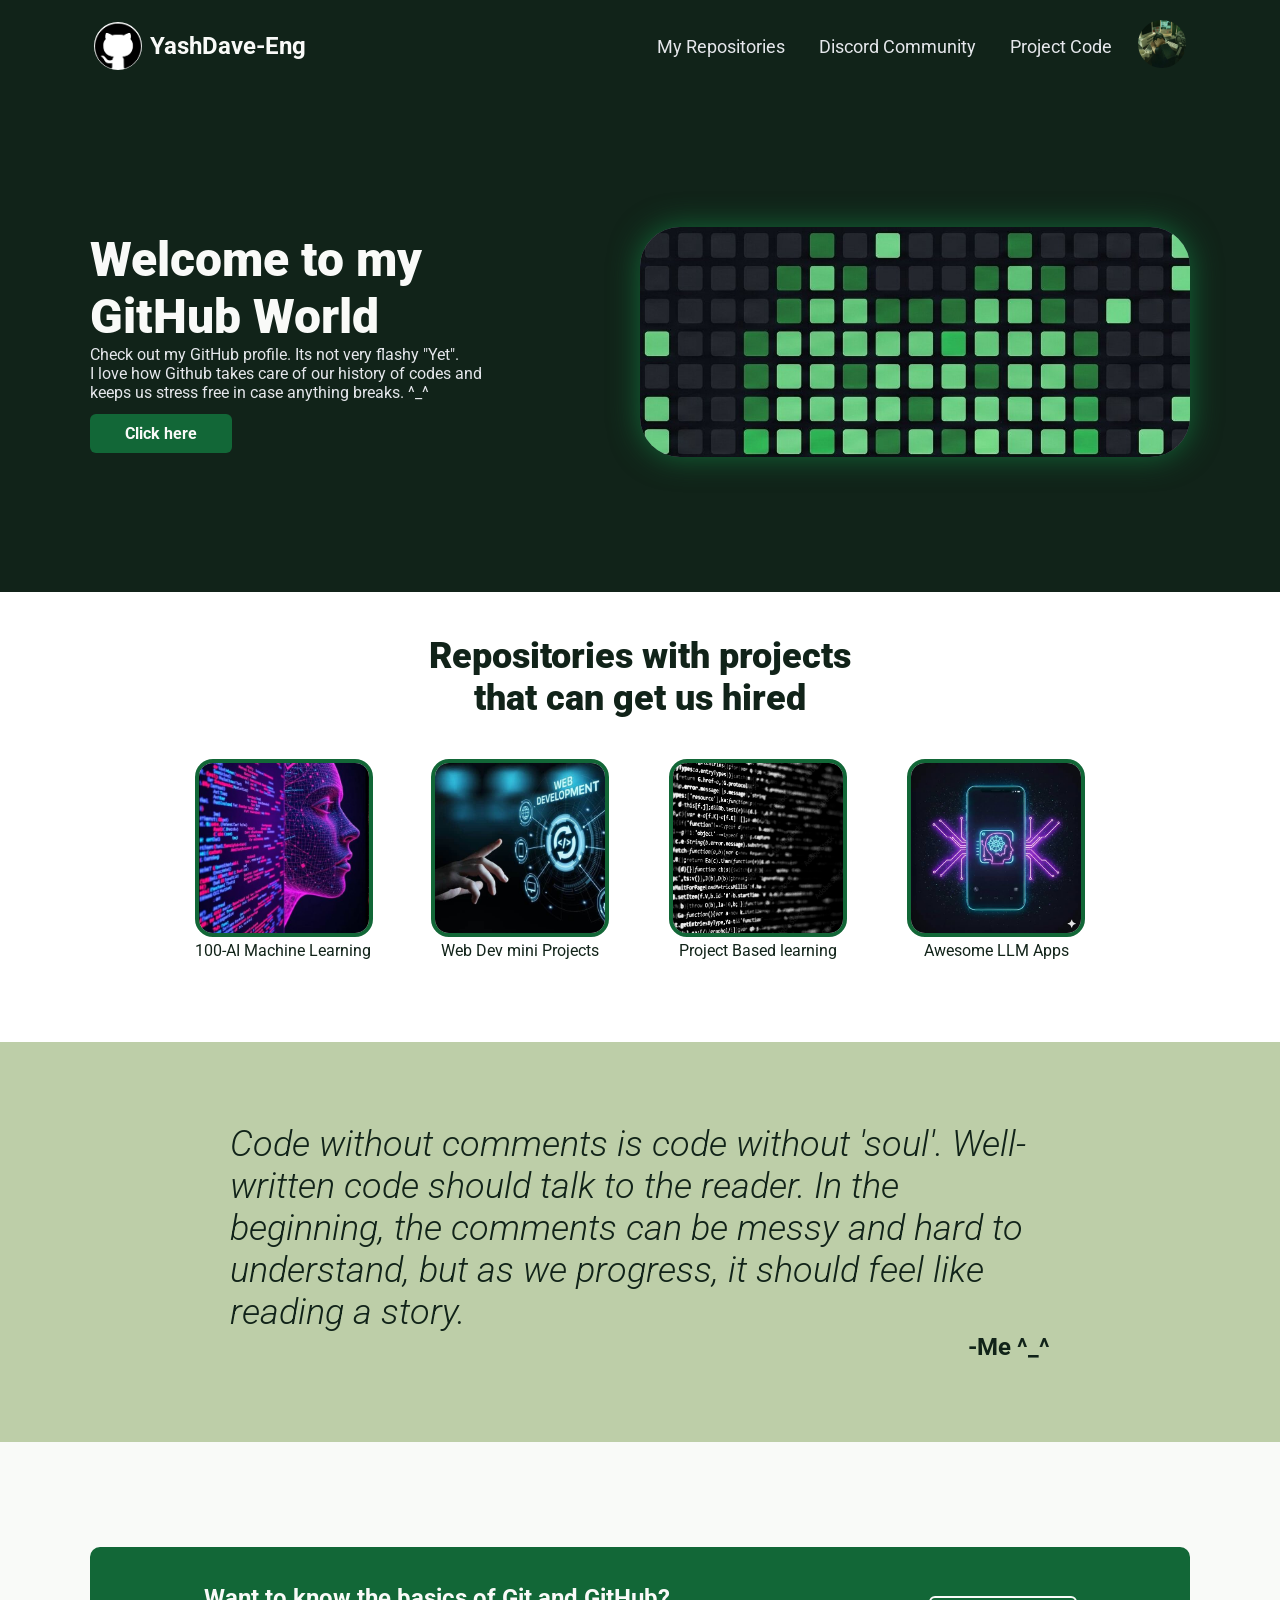
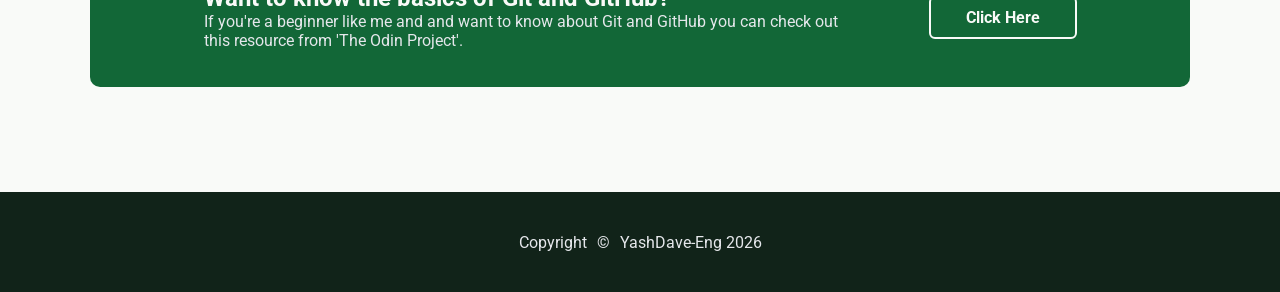
<file: index.html>
<!doctype html>
<html lang="en">
  <head>
    <meta charset="UTF-8" />
    <meta name="viewport" content="width=device-width, initial-scale=1.0" />
    <link rel="stylesheet" href="./style.css" />
    <title>GitHub World</title>
  </head>
  <body>
    <!-- We are using a different section for the header because we don't want the header section to grow like other sections
     * We want it to stick to the top without changing its container's height
     * That's why no 'flex:1' for the header section -->

    <!--***Header section***-->
    <div class="header-section">
      <!-- The '.container' class is holding all of the content inside every section and putting it on the center of the body wrapper/element-->
      <div class="container">
        <div class="header">
          <div class="logo">
            <img
              src="./images/hero-img/github-logo.png"
              class="header-logo" alt="github logo"
            />YashDave-Eng
          </div>
          <ul class="header-links">
            <li>
              <a href="https://github.com/YashDave-Eng?tab=repositories"
                >My Repositories</a
              >
            </li>
            <li>
              <a href="https://discord.com/invite/fbFCkYabZB" target="_blank"
                >Discord Community</a
              >
            </li>
            <li>
              <a href="https://github.com/YashDave-Eng/odin-landing-page"
                >Project Code</a
              >
            </li>

            <li class="no-hover">
              <img
                src="./images/hero-img/my-profile-picture.jpg"
                class="profile-image" alt="My Profile Picture logo"
              />
            </li>
          </ul>
        </div>
      </div>
    </div>

    <!--***Hero section*** -->
    <div class="hero-section direction_change_to_grow">
      <div class="container">
        <div class="hero-main">
          <div class="hero-content">
            <div class="heading">Welcome to my GitHub World</div>
            <div class="secondary-text">
              Check out my GitHub profile. Its not very flashy "Yet". <br />I
              love how Github takes care of our history of codes and keeps us
              stress free in case anything breaks. ^_^
            </div>

            <div class="hero-button">
              <a
                class="hero-link"
                href="https://github.com/YashDave-Eng"
                target="_blank"
                >Click here</a
              >
            </div>
          </div>

          <div class="hero-image">
            <img src="./images/hero-img/contribution-cat-graph.jpg" alt="A cat pattern in the github contribution graph" />
          </div>
        </div>
      </div>
    </div>

    <!--***Information section***-->
    <div class="information-section direction_change_to_grow">
      <div class="container">
        <div class="title">
          Repositories with projects <br />that can get us hired
        </div>

        <div class="info-items">
          <div class="info-content">
            <!-- Making image and text a hyperlink so that we can click either to move to the linked page -->
            <a
              class="repo-link"
              href="https://github.com/darkdevil3610/100-AI-Machine-learning-Deep-learning-Computer-vision-NLP"
              target="_blank"
              ><img class="info-image" src="./images/info-img/ai-ml.jpeg" alt="A futuristic image of a tech face coming out of the code"
            /></a>
            <div class="info-text">
              <a
                href="https://github.com/darkdevil3610/100-AI-Machine-learning-Deep-learning-Computer-vision-NLP"
                target="_blank"
                >100-AI Machine Learning</a
              >
            </div>
          </div>

          <div class="info-content">
            <a
              class="repo-link"
              href="https://github.com/Ayushparikh-code/Web-dev-mini-projects"
              target="_blank"
              ><img class="info-image" src="images/info-img/web-development-mini.jpg" alt="A hand pointing towards the hologram which is showing different things in web development"
            /></a>
            <div class="info-text">
              <a
                href="https://github.com/Ayushparikh-code/Web-dev-mini-projects"
                target="_blank"
                >Web Dev mini Projects</a
              >
            </div>
          </div>

          <div class="info-content">
            <a
              class="repo-link"
              href="https://github.com/practical-tutorials/project-based-learning"
              target="_blank"
              ><img
                class="info-image"
                src="./images/info-img/project-based-learning.jpg" alt="huge lines of code"
            /></a>
            <div class="info-text">
              <a
                href="https://github.com/practical-tutorials/project-based-learning"
                target="_blank"
                >Project Based learning</a
              >
            </div>
          </div>

          <div class="info-content">
            <a
              class="repo-link"
              href="https://github.com/Shubhamsaboo/awesome-llm-apps"
              target="_blank"
              ><img class="info-image" src="./images/info-img/llm-apps.jpeg" alt="An AI brain inside a phone cutout with gradient lights"
            /></a>
            <div class="info-text">
              <a
                href="https://github.com/Shubhamsaboo/awesome-llm-apps"
                target="_blank"
                >Awesome LLM Apps</a
              >
            </div>
          </div>
        </div>
      </div>
    </div>

    <!--***Quote section***-->
    <div class="quote-section direction_change_to_grow">
      <div class="container">
        <div class="quote-text">
          <div class="main-text">
            Code without comments is code without 'soul'. Well-written code
            should talk to the reader. In the beginning, the comments can be
            messy and hard to understand, but as we progress, it should feel
            like reading a story.
          </div>
          <div class="author">-Me ^_^</div>
        </div>
      </div>
    </div>

    <!--***Call-to-action section***-->
    <div class="action-section direction_change_to_grow">
      <div class="container">
        <div class="cta-container">
          <div class="cta-content">
            <div class="main-content">
              <div class="cta-heading">
                Want to know the basics of Git and GitHub?
              </div>
              <div class="cta-text">
                If you're a beginner like me and and want to know about Git and
                GitHub you can check out this resource from 'The Odin Project'.
                <br />
              </div>
            </div>
            <div class="cta-button">
              <a
                class="cta-link"
                href="https://www.theodinproject.com/lessons/foundations-introduction-to-git"
                target="_blank"
                >Click Here</a
              >
            </div>
          </div>
        </div>
      </div>
    </div>

    <!--***footer section***-->
    <div class="footer-section">
      <div class="container">
        <div class="footer-content">
          <div class="footer-text">
            Copyright <span style="padding: 6px">©</span> YashDave-Eng 2026
          </div>
        </div>
      </div>
    </div>
  </body>
</html>
</file>
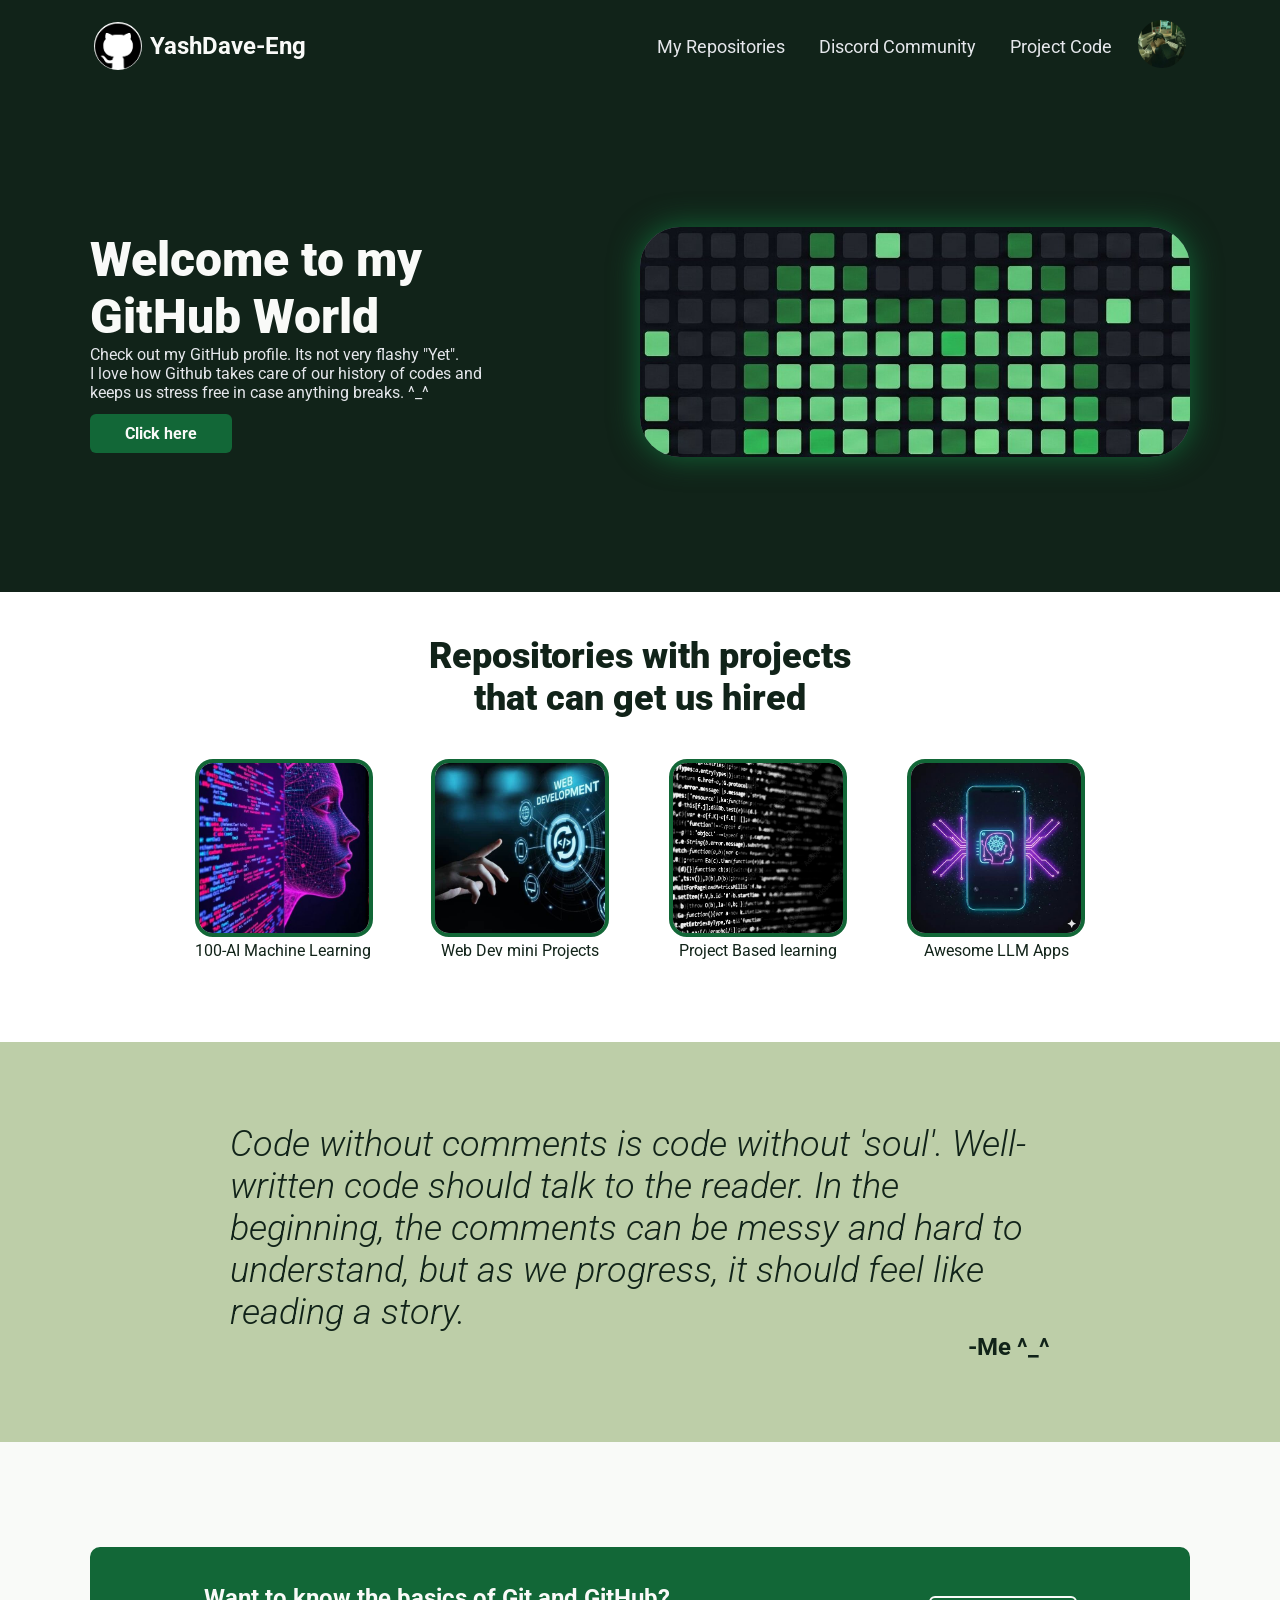
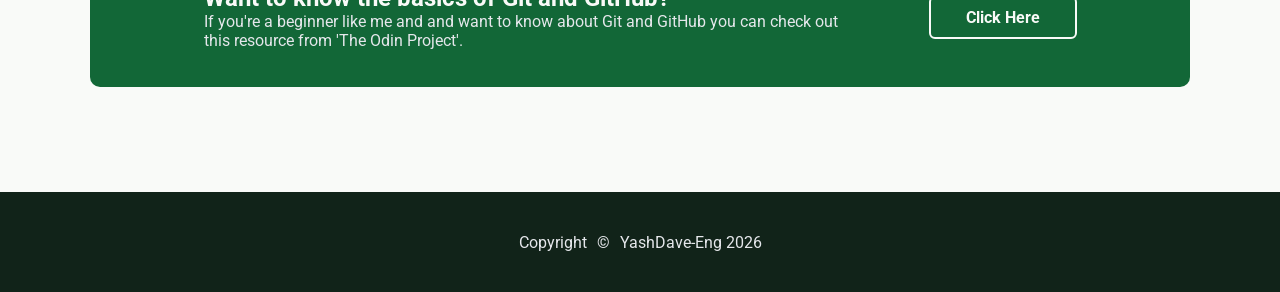
<file: landing-page/index.html>
<!doctype html>
<html lang="en">
  <head>
    <meta charset="UTF-8" />
    <meta name="viewport" content="width=device-width, initial-scale=1.0" />
    <link rel="stylesheet" href="./style.css" />
    <title>GitHub World</title>
  </head>
  <body>
    <!-- We are using a different section for the header because we don't want the header section to grow like other sections
     * We want it to stick to the top without changing its containers height
     * That's why no 'flex:1' for the header section -->

    <!--***Header section***-->
    <div class="header-section">
      <div class="container">
        <div class="header">
          <div class="logo">
            <img
              src="./images/hero-img/github-logo.png"
              class="header-logo"
            />YashDave-Eng
          </div>
          <ul class="header-links">
            <li>
              <a href="https://github.com/YashDave-Eng?tab=repositories"
                >My Repositories</a
              >
            </li>
            <li>
              <a href="https://discord.com/invite/fbFCkYabZB" target="_blank"
                >Discord Community</a
              >
            </li>
            <li>
              <a href="https://github.com/YashDave-Eng/odin-landing-page"
                >Project Code</a
              >
            </li>

            <li class="no-hover">
              <img
                src="./images/hero-img/my-profile-picture.jpg"
                class="profile-image"
              />
            </li>
          </ul>
        </div>
      </div>
    </div>

    <!--***Hero section*** -->
    <div class="hero-section direction_change_to_grow">
      <div class="container">
        <div class="hero-main">
          <div class="hero-content">
            <div class="heading">Welcome to my GitHub World</div>
            <div class="secondary-text">
              Check out my GitHub profile. Its not very flashy "Yet". <br />I
              love how Github takes care of our history of codes and keeps us
              stress free in case anything breaks. ^_^
            </div>

            <div class="hero-button">
              <a
                class="hero-link"
                href="https://github.com/YashDave-Eng"
                target="_blank"
                >Click here</a
              >
            </div>
          </div>

          <div class="hero-image">
            <img src="./images/hero-img/contribution-cat-graph.jpg" />
          </div>
        </div>
      </div>
    </div>

    <!--***Information section***-->
    <div class="information-section direction_change_to_grow">
      <div class="container">
        <div class="title">
          Repositories with projects <br />that can get us hired
        </div>

        <div class="info-items">
          <div class="info-content">
            <!-- Making image and text a hyperlink so that we can click either to move to the linked page -->
            <a
              class="repo-link"
              href="https://github.com/darkdevil3610/100-AI-Machine-learning-Deep-learning-Computer-vision-NLP"
              target="_blank"
              ><img class="info-image" src="./images/info-img/ai-ml.jpeg"
            /></a>
            <div class="info-text">
              <a
                href="https://github.com/darkdevil3610/100-AI-Machine-learning-Deep-learning-Computer-vision-NLP"
                target="_blank"
                >100-AI Machine Learning</a
              >
            </div>
          </div>

          <div class="info-content">
            <a
              class="repo-link"
              href="https://github.com/Ayushparikh-code/Web-dev-mini-projects"
              target="_blank"
              ><img class="info-image" src="images/info-img/web-development-mini.jpg"
            /></a>
            <div class="info-text">
              <a
                href="https://github.com/Ayushparikh-code/Web-dev-mini-projects"
                target="_blank"
                >Web Dev mini Projects</a
              >
            </div>
          </div>

          <div class="info-content">
            <a
              class="repo-link"
              href="https://github.com/practical-tutorials/project-based-learning"
              target="_blank"
              ><img
                class="info-image"
                src="./images/info-img/project-based-learning.jpg"
            /></a>
            <div class="info-text">
              <a
                href="https://github.com/practical-tutorials/project-based-learning"
                target="_blank"
                >Project Based learning</a
              >
            </div>
          </div>

          <div class="info-content">
            <a
              class="repo-link"
              href="https://github.com/Shubhamsaboo/awesome-llm-apps"
              target="_blank"
              ><img class="info-image" src="./images/info-img/llm-apps.jpeg"
            /></a>
            <div class="info-text">
              <a
                href="https://github.com/Shubhamsaboo/awesome-llm-apps"
                target="_blank"
                >Awesome LLM Apps</a
              >
            </div>
          </div>
        </div>
      </div>
    </div>

    <!--***Quote section***-->
    <div class="quote-section direction_change_to_grow">
      <div class="container">
        <div class="quote-text">
          <div class="main-text">
            Code without comments is code without 'soul'. Well-written code
            should talk to the reader. In the beginning, the comments can be
            messy and hard to understand, but as we progress, it should feel
            like reading a story.
          </div>
          <div class="author">-Me ^_^</div>
        </div>
      </div>
    </div>

    <!--***Call-to-action section***-->
    <div class="action-section direction_change_to_grow">
      <div class="container">
        <div class="cta-container">
          <div class="cta-content">
            <div class="main-content">
              <div class="cta-heading">
                Want to know the basics of Git and GitHub?
              </div>
              <div class="cta-text">
                If you're a beginner like me and and want to know about Git and
                GitHub you can check out this resource from 'The Odin Project'.
                <br />
              </div>
            </div>
            <div class="cta-button">
              <a
                class="cta-link"
                href="https://www.theodinproject.com/lessons/foundations-introduction-to-git"
                target="_blank"
                >Click Here</a
              >
            </div>
          </div>
        </div>
      </div>
    </div>

    <!--***footer section***-->
    <div class="footer-section">
      <div class="container">
        <div class="footer-content">
          <div class="footer-text">
            Copyright <span style="padding: 6px">©</span> YashDave-Eng 2026
          </div>
        </div>
      </div>
    </div>
  </body>
</html>
</file>
<file: style.css>
@import url('https://fonts.googleapis.com/css2?family=Roboto:wght@400;700&display=swap');

body {
    font-family: Roboto, sans-serif;
    /* Using 'min-height: 100vh' is more optimal than 'height: 100vh'*/

    /* 'height: 100vh' locks the body to the exact size of the visible screen
    * And the content overflows if it goes down from that exact screen size */
    /* height: 100vh; */

    /* 'min-height: 100vh' stretches according to the size of the content
    *It prevents the overflow of the content
    *We are making sure that height should be at least the full viewport but it can grow/strech more if there is more content */
    min-height: 100vh;

    /* We can understand the difference by giving border when one of the property('height' or 'min-height') is active */
    /* border: 12px solid hotpink; */

    /* 'margin: 0' will override the default margin of the body wrapper/element
    * Will we not see any white space around our main content */
    margin: 0px;

    /* Using 'flex-direction: column' so that we can 'flex: 1' all the sections between header and footer to make them stick to the top and bottom of the page */
    display: flex;
    flex-direction: column;
}

/* Every Readable or main content will go inside the '.container' div.
* This will help us center all the content inside each section on our layout. 
* We just have to make this selector once and use the '.container' class inside every section.
* We are using this to restrict the width of the content so that it stays within the 'max-width' range of our '.container'
* This will help us to adjust the layout according to our requirements.
* For example: Here we wanted all the content on the webpage to be in the center of the body(web view)*/
.container {
    max-width: 1100px;

    /* To center divs(child) inside the '.container'(parent)*/
    margin: 0 auto;

    /* By using 'width: 100%' we are telling the container that you should own up to that 'max-width: 1100px' and don't shrink according to your content size.
    * We have to do this here because we are making the body(parent) a flex container with 'flex-direction: column'
    *And the default behaviour of flexbox is basing its initial size according to the size of its content (flex-basis: auto).
    * If we don't use 'width: 100%' then our 'max-width: 1100px' of the '.container' won't work(will be ignored) and the actual '.container' width will become the width of the content which is inside that container.*/
    width: 100%;
}

.direction_change_to_grow {
    /* We are making the all the sections between header and footer a flex because we want all the content to stay in the middle of their section when we zoom-out the page.
    /* We used 'flex-direction: column' to change the main axis
    * We wanted 'justfify-content: center' property to work veritcally
    * So that the content stays in the middle of the container when we zoom-out the webpage */
    display: flex;
    flex-direction: column;
    justify-content: center;
    flex: 1;
}

/* ***HEADER SECTION*** */
.header-section {
    /* Personalized */
    /* ------------ */
    background-color: #112319;
    /* ------------ */
    padding-top: 16px;
}

.header {
    display: flex;
    align-items: center;

    /* We can either use 'justify-content' on the parent div(flex container) or 'flex: 1' on the logo(flex item) to create space between items 
    * But 'flex-grow: 1' is more optimal than 'justify-content'*/
    /* justify-content: space-between; */
    padding: 4px;
}

.logo {
    /* Using 'flex: 1' to make the header grow and shift the links to the right.*/
    flex: 1;
    color: #F9FAF8;
    font-size: 24px;
    font-weight: bold;

    /* Personalized */
    /* ---------- */
    display: flex;
    align-items: center;
    gap: 8px;
    /* ----------*/
}

/* Personalized*/
/* ----------*/
.header-logo {
    width: 48px;
    height: 48px;
    border-radius: 50%;
}

/* --------- */

.header-links {
    box-sizing: border-box;
    display: flex;
    list-style-type: none;
    margin: 0;
    padding: 0;
    gap: 18px;
    align-items: center;
}

/* Personalized */
/* --------- */
.header-links :hover {
    background-color: #126737;
    color: #48ef90;
    border-radius: 4px;
}

/* --------- */

.header-links a {
    display: block;
    text-decoration: none;
    color: #E5E7EB;
    font-size: 18px;
    padding: 8px;
}

/* Personalized */
/* ---------- */
.profile-image {
    width: 48px;
    height: 48px;
    border-radius: 50%;
}

.header-links .no-hover {
    /* 'pointer-events: none' is helping not to select the '.profile-image' item of the list
    *It is making the item completely invisible to the mouse cursor
    *As a result we see no ':hover' on the '.profile-image'
    * We are doing this because hover on the profile image is working weirdly different*/
    pointer-events: none;
}

/* ---------- */

/* ***HERO SECTION*** */
.hero-section {
    background-color: #112319;
    padding-top: 16px;
}

.hero-main {
    display: flex;
    justify-content: space-between;
    align-items: center;
    height: 500px;
}

.hero-content {
    flex-shrink: 0;
    width: 400px;
}

.hero-content .heading {
    color: #F9FAF8;
    font-size: 48px;
    font-weight: 900;
}

.hero-main .secondary-text {
    font-size: 16px;
    color: #E5E7EB;
    margin-bottom: 12px;
}

.hero-link {
    color: #F9FAF8;
    font-weight: bold;
    padding: 10px 35px;
    border-radius: 6px;
    border: 0px;
    font-size: 16px;

    /* Personalized */
    /* --------- */
    background-color: #126737;
    display: block;
    text-decoration: none;
    /* --------- */
}

/* Personalized */
/* --------- */
.hero-button {
    /* Since the <a> element is a block so its trying to take all the available width
    * That's why we are using 'max-width: fit-content' so that it takes the width to fit the content only */
    max-width: fit-content;
}

.hero-button :hover {
    background-color: #4a795f;
}

/* --------- */

.hero-image {
    display: flex;
    align-items: center;
    justify-content: center;
    color: #E5E7EB;
    background-color: #6d747d;
    height: 230px;
    width: 550px;
    font-size: 16px;

    /* Personalized */
    /* ----------- */
    border: 0px;
    border-radius: 40px;
    box-shadow: 0px 0px 30px 0px #126737;
    /* ----------- */
}

/* Personalized */
/* ----------- */
.hero-image :hover {
    box-shadow: 0px 0px 500px 0px #126737;
}

/* Context: -
* I got to know about the working of these properties from the 'Flexbox tricks' portion of 'CSS-tricks: Flexbox-guide' resource. 
* In that example we had to make a grid of images with list and set all the list items to '40vh'.
* Using 'object-fit' worked like magic. Every picture was taking up '40vh' of space without getting squished down to adjust in the in the available space
*'object-fit: cover' property was croping off any parts which were overflowing out of that '40vh'*/
.hero-image img {
    /* The image taking '100%' of the parent height, which is '230px'*/
    height: 100%;
    /* The image is taking '100%' of the parent width, which is '550px' */
    width: 100%;

    /* 'object-fit: cover' decalration is scalling the image proportionally from each side to fit the parent width and height ('230px' & '550px') 
    * And neatly cropping off any part which is overflowing
    * So the image doesn't get squished */
    object-fit: cover;

    /* Using the same 'border-radius' to match the parent */
    border-radius: 40px;
}

/* ----------- */

/* ***INFORMATION SECTION*** */
.information-section {
    text-align: center;
    /* color: #1F2937; */

    /* Personalized */
    /* -------- */
    color: #112319;
    /* -------- */

    min-height: 450px;
}

.information-section .title {
    font-weight: 900;
    font-size: 36px;
    padding-bottom: 40px;
}

.info-items {
    display: flex;
    justify-content: center;
    gap: 60px;
    margin-bottom: 40px;
}

.info-content {
    max-width: 180px;

    /* Personalized */
    /* ------- */
    border-radius: 18px;
    /* ------- */
}

.info-image {
    /* 'width: 100%' means that "try to be as wide as your parent parent container"
    * Which in this case its the image element container only.
    The meaning of using percentage '%' is that the element will base its size according to its parent container size*/
    width: 100%;


    /* The image can shrink as much as it want but cannot grow larger than the 'max-width' size. */
    max-width: 170px;
    height: 170px;
    border-radius: 18px;

    /* Personalized */
    /* ---------- */
    border: 4px solid #126737;
    /* To prevent image squishing */
    object-fit: cover;
    /* ---------- */
}

/* Personalized */
/* --------- */
.repo-link :hover {
    box-shadow: 0px 0px 60px 0px #126737;
}

.info-text a {
    text-decoration: none;
    color: #112319;
}

/* --------- */

/* ***QUOTE SECTION*** */
.quote-section {
    /* background-color: #E5E7EB; */

    /* Personalized */
    /* -------- */
    background-color: #bdcea8;
    /* background-color: #cdd6af; */
}

.quote-text {
    display: flex;
    justify-content: center;
    /* Using 'flex-direction: column' here because we don't the quote and the author's name on the same line */
    flex-direction: column;
    height: 400px;
    max-width: 820px;

    margin: 0 auto;
    /* Same */
    /* margin-inline: auto; */
}

.quote-text .main-text {
    font-size: 36px;
    font-weight: 300;
    font-style: italic;

    /* Personalized */
    /* ------ */
    color: #112319;
    /* ------ */

}

.quote-text .author {
    text-align: right;
    font-style: none;
    font-weight: 700;
    font-size: 24px;

    /* Personalized */
    /* ------ */
    color: #112319;
    /* ------ */
}

/* ***CALL-TO-ACTION SECTION*** */
.action-section {
    background-color: #F9FAF8;
}

.cta-container {
    display: flex;
    align-items: center;
    height: 350px;
}

.cta-content {
    flex: 1;
    display: flex;
    justify-content: space-around;
    align-items: center;
    border-radius: 10px;
    height: 140px;
    /* We can also use 'min-height' here
    * There is a little layout error which is letting the text overflow from the container */
    /* min-height: 140px; */

    /* Personalized */
    /* ---------- */
    background-color: #126737;
    padding: 0px 80px;
    box-sizing: border-box;
    /* ---------- */
}

/* Personalized */
/* --------- */
/* Using 'max-width' to limit the text width
* So that it doesn't get too close to the clickable hyperlink  */
.main-content {
    /* Taking the '70%' of the parent container width  */
    max-width: 70%;
}

/* --------- */

.cta-heading {
    font-weight: 700;
    font-size: 24px;
    color: #F9FAF8;
}

.cta-text {
    color: #E5E7EB;
    font-size: 16px;
}

.cta-link {
    color: #F9FAF8;
    font-weight: bold;
    padding: 10px 35px;
    border-radius: 6px;
    border: 2px solid #F9FAF8;
    font-size: 16px;

    /* Personalized */
    /* ---------- */
    background-color: #126737;
    display: block;
    text-decoration: none;
    /* ---------- */
}

/* Personalized */
/* -------- */
.cta-button :hover {
    background-color: #4a795f;
}

/* -------- */

/* ***FOOTER SECTION*** */
.footer-section {
    /* Personalized */
    /* ---------- */
    background-color: #112319;
    /* ---------- */
}

.footer-content {
    display: flex;
    justify-content: center;
    align-items: center;
    height: 100px;
    font-size: 16px;
    color: #E5E7EB;
}

.footer-text {
    /* Also a way center the item */
    /* margin: auto; */
}
</file>
<file: landing-page/style.css>
@import url('https://fonts.googleapis.com/css2?family=Roboto:wght@400;700&display=swap');

body {
    font-family: Roboto, sans-serif;
    /* Using 'min-height: 100vh' is more optimal than 'height: 100vh'*/

    /* 'height: 100vh' locks the body to the exact size of the screen
    * And the content overflows if it goes down from that exact screen size */
    /* height: 100vh; */

    /* 'min-height: 100vh' stretches according to the content
    *It prevents the overflow of the content
    *We are making sure that height should be at least the full viewport but it can grow/strech more if there is more content */
    min-height: 100vh;

    /* We can understand the difference by giving border when on of the property('height' or 'min-height' is active */
    /* border: 12px solid hotpink; */

    margin: 0px;

    display: flex;
    /* Using 'flex-direction: column' so that we can 'flex: 1' some sections to make the footer sticks to the bottom of the page */
    flex-direction: column;
}

/* Every Readable content will go inside the '.container' div.
* This will help us center every section on the layout on the webpage.
* We just have to use this selector once and use the '.container' class where ever we want
* We are using this to restrict the width of the content so that it stays within the 'max-width' range
* And we adjust the layout according to our requirements.
* For example: Here we wanted all the content of the webpage to be in the center of the body(web view)*/
.container {
    max-width: 1100px;

    /* To center divs(child) inside the '.container'(parent)*/
    margin: 0 auto;

    /* By using 'width: 100%' we are telling the container that you should own up to that 'max-width: 1100px' and don't shrink according to the content size.
    * We have to do this here because we  are making the body(parent) a flex container with 'flex-direction: column'
    *And the default behaviour of flexbox is basing its initial size according to the content (flex-basis: auto).
    * If we don't use 'width: 100%' then our 'max-width: 1100px' of the '.container' won't work(will be ignored) and the actual '.container' width will become the width of the content which is inside that container.*/
    width: 100%;
}

.direction_change_to_grow {
    /* We are making the section's a flex because we want all the content to stays in the middle of their section when we zoom-out the page.
    /* We used 'flex-direction: column' to change the main axis
    * We wanted justfify content property to work veritcally, 
    * So that the content stays in the middle of the container when we zoom-out the webpage */
    display: flex;
    flex-direction: column;
    justify-content: center;
    flex: 1;
}

/* ***HEADER SECTION*** */
.header-section {
    /* Personalized */
    /* ------------ */
    background-color: #112319;
    /* ------------ */
    padding-top: 16px;
}

.header {
    display: flex;
    align-items: center;

    /* We can either use 'justify-content' on the parent div or 'flex: 1' on the logo to create space between items 
    * But 'flex-grow: 1' is more optimal solution */
    /* justify-content: space-between; */
    padding: 4px;
}

.logo {
    /* Using 'flex: 1' to make the header grow and shift the links to the right.*/
    flex: 1;
    color: #F9FAF8;
    font-size: 24px;
    font-weight: bold;

    /* Personalized */
    /* ---------- */
    display: flex;
    align-items: center;
    gap: 8px;
    /* ----------*/
}

/* Personalized*/
/* ----------*/
.header-logo {
    width: 48px;
    height: 48px;
    border-radius: 50%;
}

/* --------- */

.header-links {
    box-sizing: border-box;
    display: flex;
    list-style-type: none;
    margin: 0px;
    padding: 0;
    gap: 18px;
    align-items: center;
}

/* Personalized */
/* --------- */
.header-links :hover {
    background-color: #126737;
    color: #48ef90;
    border-radius: 4px;
}

/* --------- */

.header-links a {
    display: block;
    text-decoration: none;
    color: #E5E7EB;
    font-size: 18px;
    padding: 8px;
}

/* Personalized */
/* ---------- */
.profile-image {
    width: 48px;
    height: 48px;
    border-radius: 50%;
}

.header-links .no-hover {
    /* 'pointer-events: none' is helping not to select the '.profile-image' item of the list
    *It is making the item completely invisible to the mouse cursor
    *As a result we see no ':hover' on the '.profile-image'*/
    pointer-events: none;
}

/* ---------- */

/* ***HERO SECTION*** */
.hero-section {
    background-color: #112319;
    padding-top: 16px;
}

.hero-main {
    display: flex;
    justify-content: space-between;
    align-items: center;
    height: 500px;
}

.hero-content {
    flex-shrink: 0;
    width: 400px;
}

.hero-content .heading {
    color: #F9FAF8;
    font-size: 48px;
    font-weight: 900;
}

.hero-main .secondary-text {
    font-size: 16px;
    color: #E5E7EB;
    margin-bottom: 12px;
}

.hero-link {
    color: #F9FAF8;
    font-weight: bold;
    padding: 10px 35px;
    border-radius: 6px;
    border: 0px;
    font-size: 16px;

    /* Personalized */
    /* --------- */
    background-color: #126737;
    display: block;
    text-decoration: none;
    /* --------- */
}

/* Personalized */
/* --------- */
.hero-button {
    max-width: fit-content;
}

.hero-button :hover {
    background-color: #4a795f;
}

/* --------- */

.hero-image {
    display: flex;
    align-items: center;
    justify-content: center;
    color: #E5E7EB;
    background-color: #6d747d;
    height: 230px;
    width: 550px;
    font-size: 16px;

    /* Personalized */
    /* ----------- */
    border: 0px;
    border-radius: 40px;
    box-shadow: 0px 0px 30px 0px #126737;
    /* ----------- */
}

/* Personalized */
/* ----------- */
.hero-image :hover {
    box-shadow: 0px 0px 500px 0px #126737;
}

/* Context: -
* I got to know about these property from 'Flexbox tricks' in the resouces of 'CSS-tricks: Flexbox-guide' 
* In that example we had to make a grid of images with list and set all the list items to '40vh'.
Using 'object-fit' was like a magic and every picture was taking up '40vh' of space without getting squished down
*'object-fit: cover' property was croping off any parts which were overflowing out of that '40vh'*/
.hero-image img {
    /* The image taking '100%' of the parent height */
    height: 100%;
    /* The image is taking '100%' of the parent width */
    width: 100%;

    /* 'object-fit: cover' decalration is scalling the image proportionally to fit the parent width & height
    * And neatly cropping off any part which is overflowing
    * So the image doesn't look squished */
    object-fit: cover;

    /* Using the same 'border-radius' to match the parent */
    border-radius: 40px;
}

/* ----------- */

/* ***INFORMATION SECTION*** */
.information-section {
    text-align: center;
    /* color: #1F2937; */

    /* Personalized */
    /* -------- */
    color: #112319;
    /* -------- */

    min-height: 450px;
}

.information-section .title {
    font-weight: 900;
    font-size: 36px;
    padding-bottom: 40px;
}

.info-items {
    display: flex;
    justify-content: center;
    gap: 60px;
    margin-bottom: 40px;
}

.info-content {
    max-width: 180px;

    /* Personalized */
    /* ------- */
    border-radius: 18px;
    /* ------- */
}

.info-image {
    /* 'width: 100%' means that try to be as wide as your parent parent container
    * Which in this case its the image element container only.
    The meanign of using percentage '%' is that the element will base its size according to its parent container */
    width: 100%;


    /* The image can shrink as much as it want but cannot grow larger than the 'max-width' size. */
    max-width: 170px;
    height: 170px;
    border-radius: 18px;

    /* Personalized */
    /* ---------- */
    border: 4px solid #126737;
    object-fit: cover;
    /* ---------- */
}

/* Personalized */
/* --------- */
.repo-link :hover {
    box-shadow: 0px 0px 60px 0px #126737;
}

.info-text a {
    text-decoration: none;
    color: #112319;
}

/* --------- */

/* ***QUOTE SECTION*** */
.quote-section {
    /* background-color: #E5E7EB; */

    /* Personalized */
    /* -------- */
    background-color: #bdcea8;
    /* background-color: #cdd6af; */
}

.quote-text {
    display: flex;
    justify-content: center;
    flex-direction: column;
    height: 400px;
    max-width: 820px;
    margin: 0 auto;
    /* Same */
    /* margin-inline: auto; */
}

.quote-text .main-text {
    font-size: 36px;
    font-weight: 300;
    font-style: italic;

    /* Personalized */
    /* ------ */
    color: #112319;
    /* ------ */

}

.quote-text .author {
    text-align: right;
    font-style: none;
    font-weight: 700;
    font-size: 24px;

    /* Personalized */
    /* ------ */
    color: #112319;
    /* ------ */
}

/* ***CALL-TO-ACTION SECTION*** */
.action-section {
    background-color: #F9FAF8;
}

.cta-container {
    display: flex;
    align-items: center;
    height: 350px;
}

.cta-content {
    flex: 1;
    display: flex;
    justify-content: space-around;
    align-items: center;
    border-radius: 10px;
    height: 140px;

    /* Personalized */
    /* ---------- */
    background-color: #126737;
    padding: 0px 80px;
    box-sizing: border-box;
    /* ---------- */
}

/* Personalized */
/* --------- */
/* Using this to limit the text width
* So that it doesn't get too close to the clickable hyperlink  */
.main-content {
    /* Taking the '70%' of the parent container width  */
    max-width: 70%;
}

/* --------- */

.cta-heading {
    font-weight: 700;
    font-size: 24px;
    color: #F9FAF8;
}

.cta-text {
    color: #E5E7EB;
    font-size: 16px;
}

.cta-link {
    color: #F9FAF8;
    font-weight: bold;
    padding: 10px 35px;
    border-radius: 6px;
    border: 2px solid #F9FAF8;
    font-size: 16px;

    /* Personalized */
    /* ---------- */
    background-color: #126737;
    display: block;
    text-decoration: none;
    /* ---------- */
}

/* Personalized */
/* -------- */
.cta-button :hover {
    background-color: #4a795f;
}

/* -------- */

/* ***FOOTER SECTION*** */
.footer-section {
    /* Personalized */
    /* ---------- */
    background-color: #112319;
    /* ---------- */
}

.footer-content {
    display: flex;
    justify-content: center;
    align-items: center;
    height: 100px;
    font-size: 16px;
    color: #E5E7EB;
}

.footer-text {
    /* Also a way center the item */
    /* margin: auto; */
}
</file>
